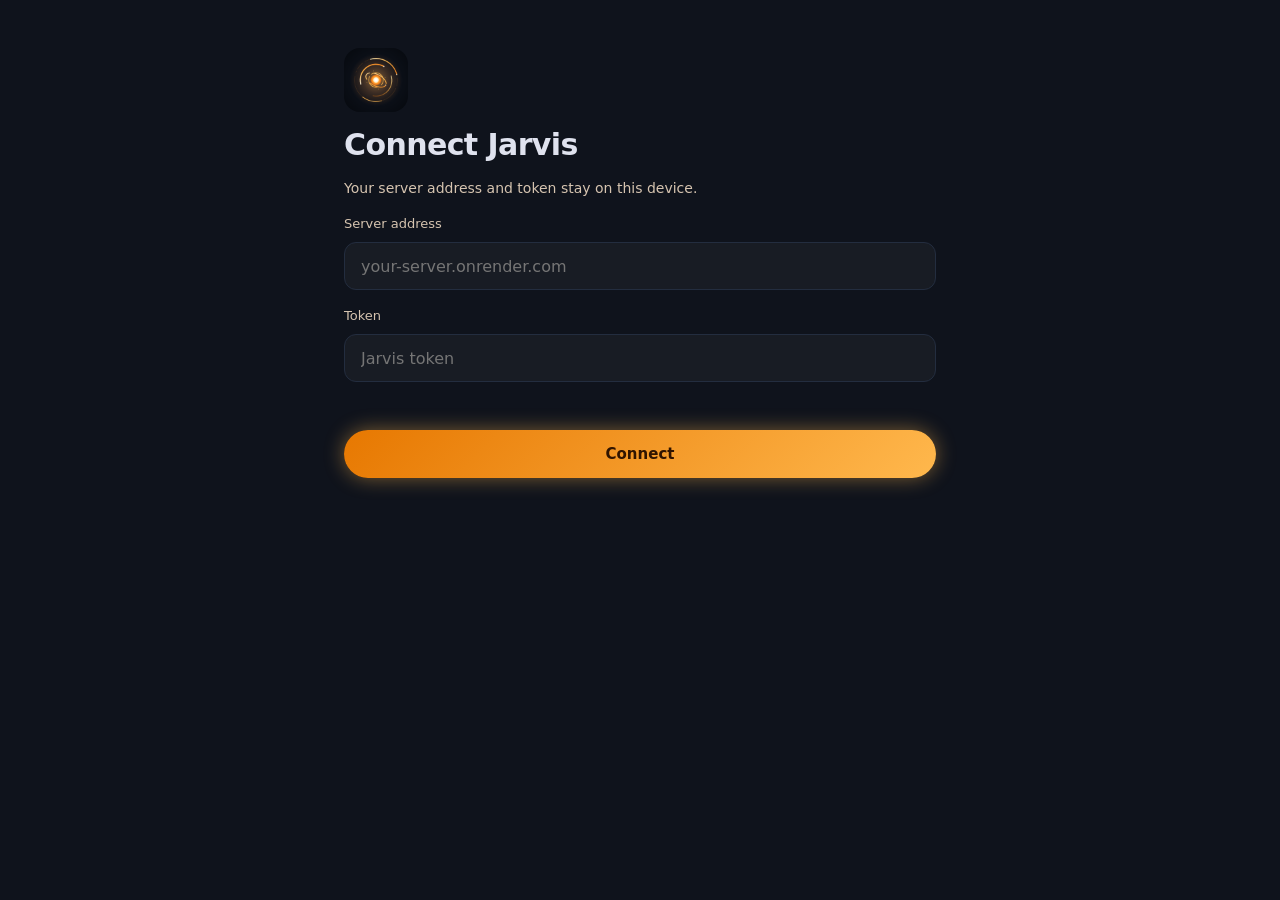
<file: frontend/index.html>
<!doctype html>
<html lang="en">
<head>
<meta charset="utf-8">
<meta name="viewport" content="width=device-width, initial-scale=1, viewport-fit=cover">
<meta http-equiv="Content-Security-Policy" content="default-src 'self'; connect-src 'self' https: http://localhost:*; script-src 'self'; style-src 'self'; img-src 'self' data:; media-src 'self' blob: data:; manifest-src 'self'">
<meta name="theme-color" content="#0f131c">
<meta name="apple-mobile-web-app-capable" content="yes">
<meta name="mobile-web-app-capable" content="yes">
<meta name="apple-mobile-web-app-title" content="Jarvis">
<meta name="apple-mobile-web-app-status-bar-style" content="black-translucent">
<link rel="manifest" href="manifest.webmanifest">
<link rel="apple-touch-icon" href="icons/icon-180.png">
<link rel="icon" href="icons/icon-192.png">
<link rel="stylesheet" href="styles.css">
<title>Jarvis</title>
</head>
<body>
<main id="app" aria-live="polite"></main>
<script type="module" src="app.js"></script>
</body>
</html>
</file>
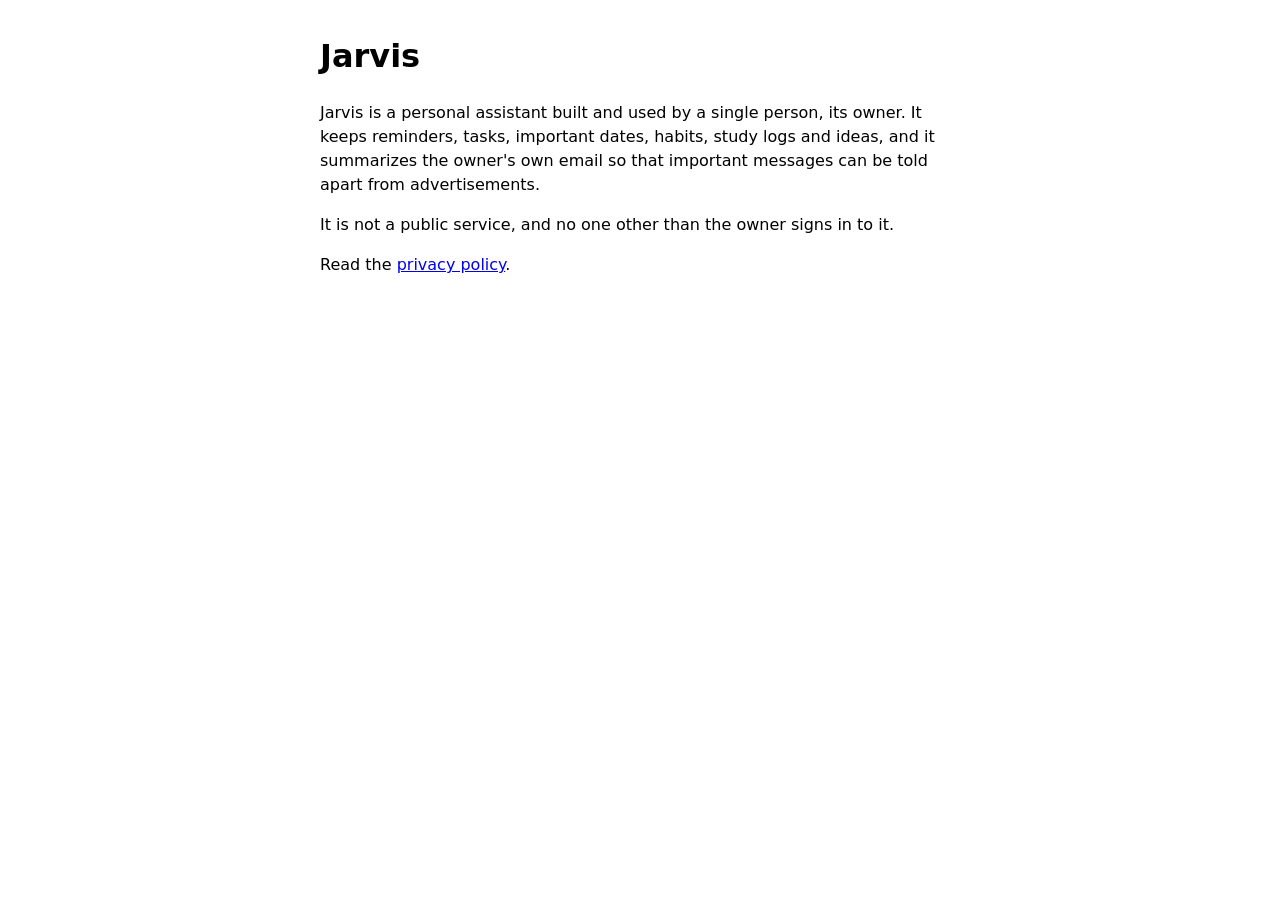
<file: site/index.html>
<!doctype html>
<html lang="en">
<head>
  <meta charset="utf-8">
  <meta name="viewport" content="width=device-width, initial-scale=1">
  <title>Jarvis: a personal assistant</title>
</head>
<body style="font-family: system-ui, sans-serif; max-width: 40rem; margin: 2rem auto; padding: 0 1rem; line-height: 1.5;">
  <h1>Jarvis</h1>
  <p>Jarvis is a personal assistant built and used by a single person, its owner. It keeps reminders, tasks, important dates, habits, study logs and ideas, and it summarizes the owner's own email so that important messages can be told apart from advertisements.</p>
  <p>It is not a public service, and no one other than the owner signs in to it.</p>
  <p>Read the <a href="privacy.html">privacy policy</a>.</p>
</body>
</html>
</file>
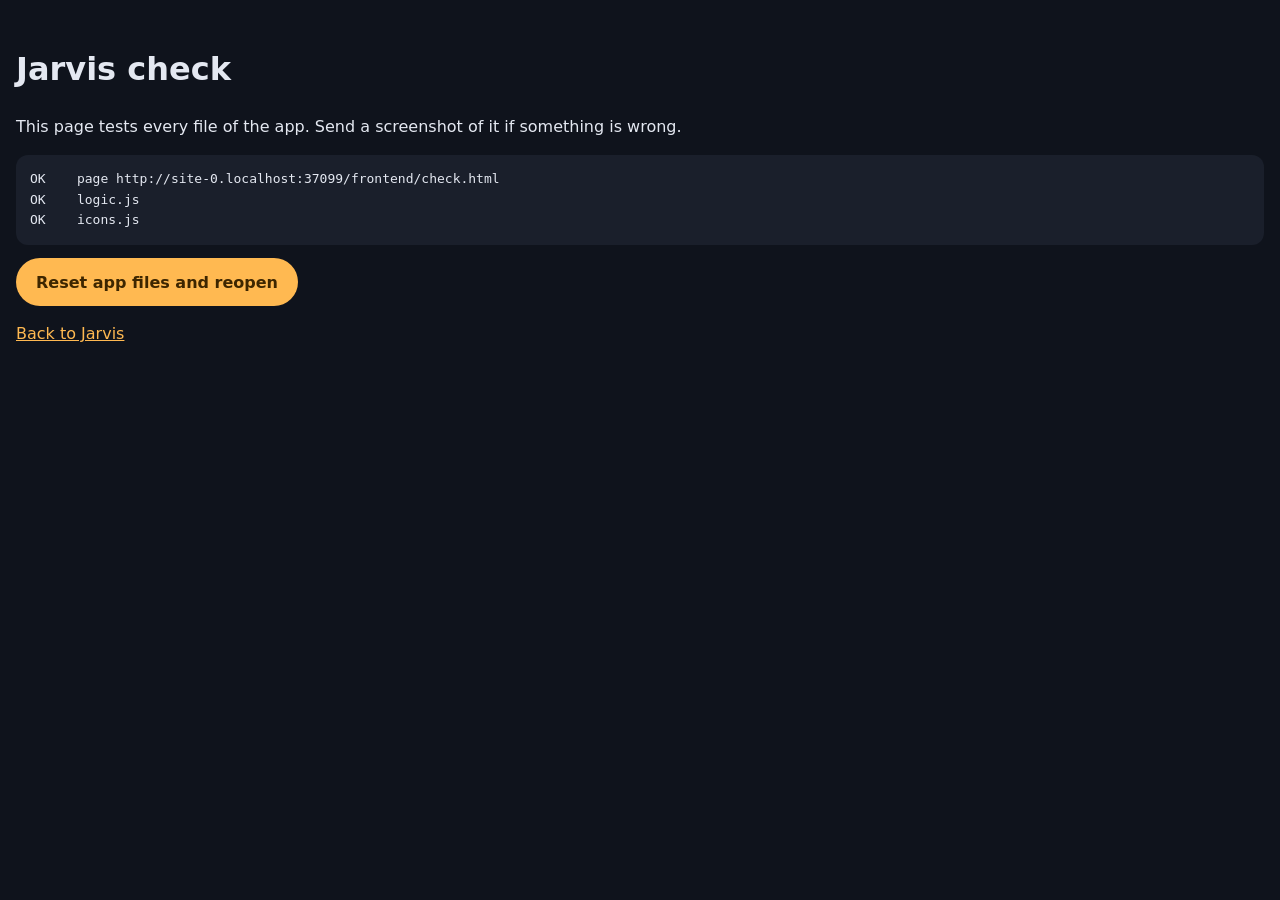
<file: frontend/check.html>
<!doctype html>
<html lang="en">
<head>
<meta charset="utf-8">
<meta name="viewport" content="width=device-width, initial-scale=1, viewport-fit=cover">
<meta http-equiv="Content-Security-Policy" content="default-src 'self'; connect-src 'self' https: http://localhost:*; script-src 'self'; style-src 'self'; img-src 'self' data:">
<title>Jarvis check</title>
<link rel="stylesheet" href="check.css">
</head>
<body>
<h1>Jarvis check</h1>
<p>This page tests every file of the app. Send a screenshot of it if something is wrong.</p>
<pre id="out">Checking…</pre>
<button id="reset" type="button">Reset app files and reopen</button>
<p><a href="./">Back to Jarvis</a></p>
<script type="module" src="check.js"></script>
</body>
</html>
</file>
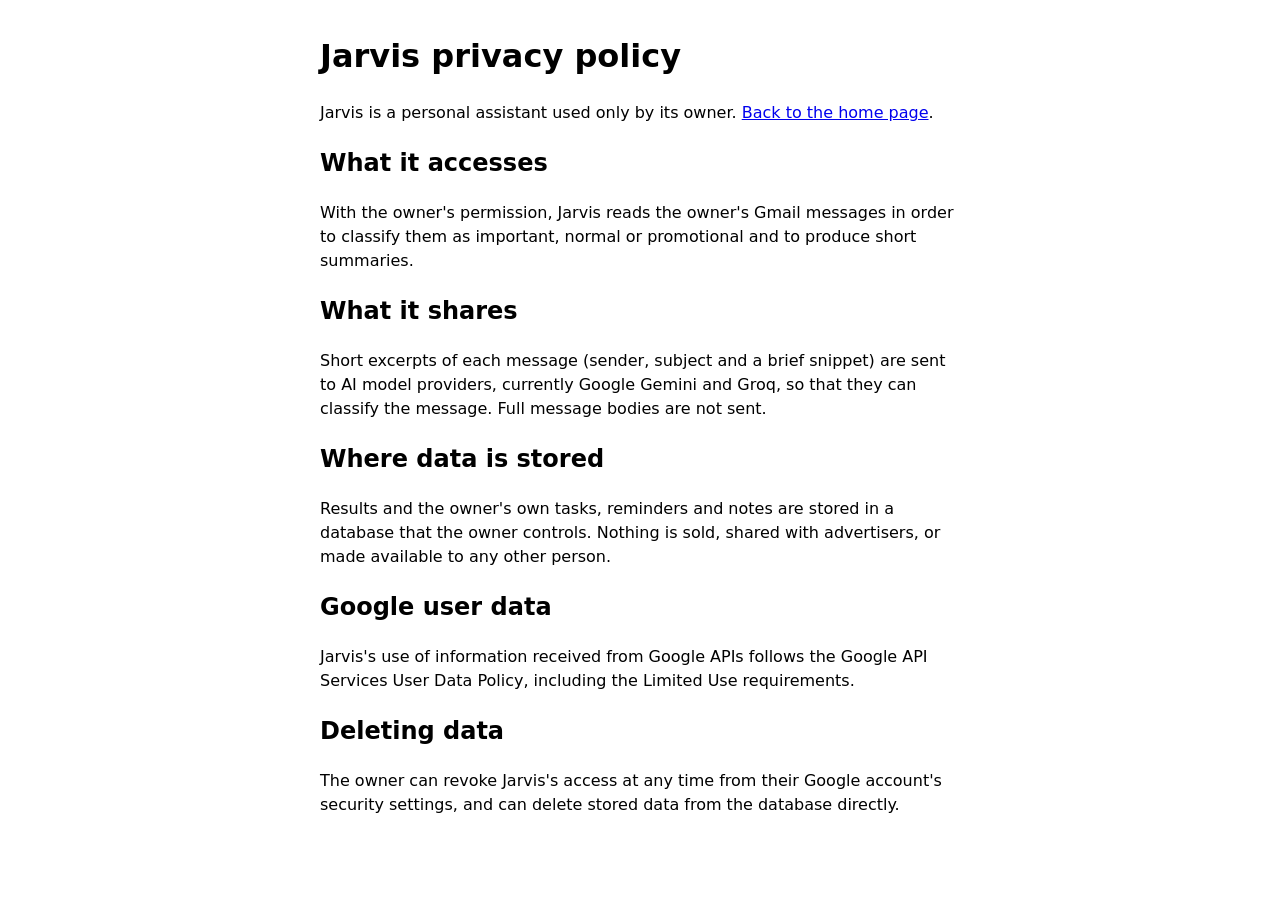
<file: site/privacy.html>
<!doctype html>
<html lang="en">
<head>
  <meta charset="utf-8">
  <meta name="viewport" content="width=device-width, initial-scale=1">
  <title>Jarvis privacy policy</title>
</head>
<body style="font-family: system-ui, sans-serif; max-width: 40rem; margin: 2rem auto; padding: 0 1rem; line-height: 1.5;">
  <h1>Jarvis privacy policy</h1>
  <p>Jarvis is a personal assistant used only by its owner. <a href="index.html">Back to the home page</a>.</p>

  <h2>What it accesses</h2>
  <p>With the owner's permission, Jarvis reads the owner's Gmail messages in order to classify them as important, normal or promotional and to produce short summaries.</p>

  <h2>What it shares</h2>
  <p>Short excerpts of each message (sender, subject and a brief snippet) are sent to AI model providers, currently Google Gemini and Groq, so that they can classify the message. Full message bodies are not sent.</p>

  <h2>Where data is stored</h2>
  <p>Results and the owner's own tasks, reminders and notes are stored in a database that the owner controls. Nothing is sold, shared with advertisers, or made available to any other person.</p>

  <h2>Google user data</h2>
  <p>Jarvis's use of information received from Google APIs follows the Google API Services User Data Policy, including the Limited Use requirements.</p>

  <h2>Deleting data</h2>
  <p>The owner can revoke Jarvis's access at any time from their Google account's security settings, and can delete stored data from the database directly.</p>
</body>
</html>
</file>
<file: frontend/styles.css>
/* Warm Luminescence: dark, amber accent. System font (SF Pro on iPhone), no external assets. */
:root {
  --surface: #0f131c; --lowest: #0a0e16; --low: #181c24; --card: #1c2028; --high: #262a33; --highest: #31353e;
  --ink: #dfe2ee; --muted: #d6c4b0; --outline: #9e8e7c; --edge: #514536;
  --gold: #ffb84d; --amber: #e77801; --gold-soft: #ffdcb0; --on-gold: #452b00;
  --error: #ffb4ab; --error-bg: #93000a; --cool: #bcc7de;
  --font: system-ui, -apple-system, 'SF Pro Text', 'Segoe UI', Roboto, sans-serif;
  --grad: linear-gradient(135deg, #e77801, #ffb84d);
  --glow: 0 0 20px rgba(255, 184, 77, .45);
  color-scheme: dark;
}
* { box-sizing: border-box; -webkit-tap-highlight-color: transparent; }
html, body { margin: 0; height: 100%; background: var(--surface); color: var(--ink); font: 400 16px/24px var(--font); -webkit-text-size-adjust: 100%; overscroll-behavior: none; }
button, input { font: inherit; color: inherit; }
button { cursor: pointer; border: 0; background: none; padding: 0; text-align: left; }
h1, h2, h3, p, ul, ol { margin: 0; padding: 0; }
ul, ol { list-style: none; }
:focus-visible { outline: 2px solid var(--gold); outline-offset: 2px; border-radius: 8px; }
svg { display: block; flex: none; }

#app { position: fixed; inset: 0 0 auto 0; height: var(--vvh, 100dvh); max-width: 640px; margin: 0 auto; display: flex; flex-direction: column; overflow: hidden; background: var(--surface); }

/* header */
.top { display: flex; align-items: center; justify-content: space-between; padding: calc(env(safe-area-inset-top) + 6px) 12px 6px; min-height: 56px; background: rgba(15,19,28,.85); backdrop-filter: blur(20px); -webkit-backdrop-filter: blur(20px); z-index: 5; }
.icon-btn { width: 44px; height: 44px; display: flex; align-items: center; justify-content: center; border-radius: 22px; color: var(--ink); }
.icon-btn:active { background: var(--card); }
.brand { display: flex; align-items: center; gap: 6px; font: 600 20px/28px var(--font); letter-spacing: -0.015em; }
.orb-mini { width: 44px; height: 44px; margin: -10px -6px -10px 0; }

/* main */
.main { flex: 1; overflow-y: auto; -webkit-overflow-scrolling: touch; padding: 8px 20px 24px; }
.status { font-size: 13px; line-height: 18px; color: var(--outline); padding: 4px 20px 0; }
.status.err { color: var(--error); }
.h1 { font: 600 30px/38px var(--font); letter-spacing: -0.02em; }
.sub { color: var(--muted); font-size: 14px; line-height: 20px; margin-top: 2px; }
.sec { font: 600 11px/14px var(--font); letter-spacing: .06em; text-transform: uppercase; color: var(--outline); margin: 24px 4px 8px; display: flex; align-items: center; gap: 6px; }
.sec.late { color: var(--error); }
.filter { display: inline-flex; align-items: center; gap: 6px; margin-top: 12px; padding: 6px 8px 6px 12px; border-radius: 999px; background: var(--high); color: var(--gold); font-size: 13px; line-height: 18px; font-weight: 500; }
.filter .x { width: 22px; height: 22px; border-radius: 11px; display: flex; align-items: center; justify-content: center; background: var(--highest); color: var(--muted); }

/* chat empty state */
.hero { display: flex; flex-direction: column; align-items: center; padding-top: 4px; }
.orb-big { width: 250px; height: 250px; margin: -6px 0 -2px; }
.ready { display: inline-flex; align-items: center; gap: 8px; padding: 4px 12px; border-radius: 999px; background: var(--high); color: var(--muted); font: 600 11px/14px var(--font); letter-spacing: .04em; }
.dot { width: 8px; height: 8px; border-radius: 50%; background: var(--gold); box-shadow: 0 0 8px rgba(255,184,77,.8); }
.dot.live { animation: ping 1.8s ease-in-out infinite; }
@keyframes ping { 50% { opacity: .35; } }
.suggest { margin-top: 22px; display: grid; gap: 10px; }
.suggest .sec { margin: 0 4px 0; }
.sg { display: flex; align-items: center; justify-content: space-between; gap: 12px; width: 100%; padding: 14px; border-radius: 12px; background: var(--low); font-size: 14px; line-height: 20px; }
.sg:active { background: var(--card); transform: scale(.99); }
.sg .l { display: flex; align-items: center; gap: 12px; min-width: 0; }
.chip-i { width: 32px; height: 32px; border-radius: 8px; background: var(--high); color: var(--gold); display: flex; align-items: center; justify-content: center; flex: none; }
.sg .out { color: var(--outline); }

/* chat thread */
.thread { display: flex; flex-direction: column; gap: 24px; padding-top: 8px; }
.u { align-self: flex-end; max-width: 82%; background: var(--high); padding: 10px 16px; border-radius: 16px 16px 4px 16px; white-space: pre-wrap; overflow-wrap: anywhere; font-size: 15px; line-height: 22px; }
.b { display: grid; gap: 8px; }
.b-head { display: flex; align-items: center; gap: 10px; font-size: 12px; line-height: 16px; font-weight: 600; color: var(--muted); }
.b-head .when { color: var(--outline); font-weight: 400; }
.avatar { width: 26px; height: 26px; border-radius: 50%; background: radial-gradient(circle at 40% 40%, #fff3c8, #ffb84d 45%, #e77801); box-shadow: 0 0 12px rgba(255,184,77,.7); }
.avatar.err { background: var(--error-bg); box-shadow: none; }
.b-text { padding-left: 36px; white-space: pre-wrap; overflow-wrap: anywhere; }
.b-text .detail { color: var(--outline); font-size: 12px; line-height: 16px; margin-top: 4px; }
.dots { display: inline-flex; gap: 5px; padding: 8px 0; }
.dots i { width: 7px; height: 7px; border-radius: 50%; background: var(--gold); animation: bob 1s ease-in-out infinite; }
.dots i:nth-child(2) { animation-delay: .15s; } .dots i:nth-child(3) { animation-delay: .3s; }
@keyframes bob { 0%, 100% { opacity: .3; transform: translateY(0); } 50% { opacity: 1; transform: translateY(-3px); } }

/* composer */
.composer { display: flex; align-items: center; gap: 8px; padding: 8px 12px calc(env(safe-area-inset-bottom) + 10px); background: linear-gradient(to top, var(--surface) 70%, rgba(15,19,28,0)); }
.composer[hidden] { display: none; }
.field { flex: 1; min-width: 0; display: flex; align-items: center; gap: 4px; min-height: 48px; padding: 4px 6px 4px 18px; border-radius: 24px; background: var(--low); border: 1px solid #232d3f; }
.field:focus-within { border-color: rgba(255,184,77,.4); box-shadow: 0 0 0 3px rgba(255,184,77,.08); }
.field input { flex: 1; min-width: 0; background: none; border: 0; outline: 0; font-size: 16px; }
.field input::placeholder { color: var(--outline); }
.mic { width: 38px; height: 38px; border-radius: 19px; display: flex; align-items: center; justify-content: center; color: var(--outline); }
.send { width: 46px; height: 46px; border-radius: 23px; background: var(--grad); color: #0a0e16; display: flex; align-items: center; justify-content: center; opacity: .55; transition: opacity .2s, box-shadow .2s, transform .1s; }
.send.ready { opacity: 1; box-shadow: var(--glow); }
.send:active { transform: scale(.94); }
.send:disabled { opacity: .35; box-shadow: none; }

/* cards */
.card { display: flex; align-items: center; gap: 12px; width: 100%; padding: 12px 14px; border-radius: 12px; background: var(--low); }
.card:active { background: var(--card); }
.card .body { flex: 1; min-width: 0; }
.card .t { font-size: 16px; line-height: 22px; font-weight: 500; overflow-wrap: anywhere; }
.card .m { display: flex; flex-wrap: wrap; align-items: center; gap: 4px 10px; margin-top: 2px; font-size: 12px; line-height: 16px; color: var(--muted); font-weight: 500; }
.card .m .late { color: var(--error); }
.card .m .gold { color: var(--gold); }
.card .m span { display: inline-flex; align-items: center; gap: 4px; }
.circle { width: 36px; height: 36px; border-radius: 50%; background: var(--high); color: var(--muted); display: flex; align-items: center; justify-content: center; flex: none; }
.card.late { background: linear-gradient(90deg, rgba(147,0,10,.28), var(--low) 60%); }
.card.focus { background: linear-gradient(90deg, rgba(255,184,77,.14), var(--card) 60%); box-shadow: 0 0 24px rgba(255,184,77,.1); }
.card.focus .circle { background: rgba(255,184,77,.18); color: var(--gold); }
.stack { display: grid; gap: 8px; }

/* Today timeline */
.tl { --tcol: 58px; --dcol: 14px; --gap: 12px; position: relative; display: grid; margin-top: 8px; }
.tl::before { content: ''; position: absolute; top: 14px; bottom: 14px; left: calc(var(--tcol) + var(--gap) + var(--dcol) / 2 - 1px); width: 2px; background: var(--highest); border-radius: 1px; }
.tl-row, .tl-now { display: grid; grid-template-columns: var(--tcol) var(--dcol) 1fr; gap: var(--gap); align-items: start; padding: 6px 0; position: relative; }
.tl-time { text-align: right; font: 600 11px/14px var(--font); letter-spacing: .02em; color: var(--muted); padding-top: 12px; }
.tl-dot { width: 10px; height: 10px; margin: 14px 2px 0; border-radius: 50%; background: var(--highest); box-shadow: 0 0 0 3px var(--surface); position: relative; }
.tl-row.next .tl-dot { background: var(--gold); box-shadow: 0 0 0 3px var(--surface), 0 0 10px rgba(255,184,77,.7); }
.tl-row.next .tl-time { color: var(--ink); }
.tl-row.past { opacity: .55; }
.tl-row.next .card { background: var(--card); padding: 16px; box-shadow: 0 4px 16px rgba(0,0,0,.35); }
.tl-row.next .t { font-size: 18px; line-height: 24px; font-weight: 600; }
.tl-now { align-items: center; padding: 8px 0; }
.tl-now .tl-time { padding: 0; color: var(--gold); }
.tl-now .tl-dot { margin: 0 2px; background: var(--gold); box-shadow: 0 0 0 3px var(--surface), 0 0 10px #ffb84d; }
.tl-now .line { display: flex; align-items: center; gap: 8px; }
.tl-now .line i { flex: 1; height: 2px; background: linear-gradient(90deg, var(--gold), rgba(255,184,77,.1)); border-radius: 1px; }
.pill-now { padding: 2px 8px; border-radius: 999px; background: var(--gold); color: #714a00; font: 700 11px/14px var(--font); letter-spacing: .06em; box-shadow: 0 0 12px rgba(255,184,77,.5); }
.acc { background: var(--low); border-radius: 12px; overflow: hidden; margin-top: 12px; }
.acc > button { width: 100%; min-height: 48px; padding: 10px 16px; display: flex; align-items: center; justify-content: space-between; gap: 8px; }
.acc .name { display: flex; align-items: center; gap: 10px; font: 600 12px/16px var(--font); letter-spacing: .06em; text-transform: uppercase; color: var(--muted); }
.acc .name.late { color: var(--error); }
.acc .name .num { padding: 0 8px; border-radius: 999px; background: var(--error-bg); color: #ffdad6; letter-spacing: 0; }
.acc .name small { color: var(--outline); letter-spacing: 0; text-transform: none; font-weight: 400; font-size: 12px; }
.acc .inner { padding: 0 12px 12px; display: grid; gap: 8px; }
.acc .inner[hidden] { display: none; }
.acc .card { background: var(--card); }

/* dates */
.search { position: relative; margin: 16px 0 14px; }
.search svg { position: absolute; left: 14px; top: 14px; color: var(--muted); }
.search input { width: 100%; height: 48px; padding: 0 16px 0 44px; border-radius: 24px; border: 0; outline: 0; background: var(--card); font-size: 16px; }
.search input::placeholder { color: rgba(214,196,176,.6); }
.search input:focus { background: var(--high); }
.drow { display: flex; align-items: center; gap: 14px; width: 100%; padding: 14px; border-radius: 12px; background: var(--low); }
.drow:active { background: var(--card); }
.badge { width: 58px; height: 58px; border-radius: 12px; background: var(--high); display: flex; flex-direction: column; align-items: center; justify-content: center; flex: none; }
.badge b { font: 700 22px/22px var(--font); color: var(--gold); letter-spacing: -0.015em; font-variant-numeric: tabular-nums; }
.badge small { font: 600 10px/12px var(--font); letter-spacing: .08em; text-transform: uppercase; color: var(--gold-soft); margin-top: 2px; }
.badge.far b { color: var(--ink); } .badge.far small { color: var(--muted); }
.badge.soon { background: rgba(231,120,1,.2); box-shadow: 0 0 18px rgba(231,120,1,.22); }
.badge.soon b, .badge.soon small { color: #ffb783; }
.drow .t { font: 600 18px/24px var(--font); letter-spacing: -0.01em; overflow-wrap: anywhere; }
.drow .m { font-size: 14px; line-height: 20px; color: var(--muted); }
.drow .m2 { font-size: 12px; line-height: 16px; color: var(--outline); margin-top: 2px; }
.fab { position: absolute; right: 20px; bottom: calc(env(safe-area-inset-bottom) + 20px); display: flex; align-items: center; gap: 8px; height: 52px; padding: 0 20px; border-radius: 26px; background: var(--grad); color: #301400; font: 600 14px/18px var(--font); box-shadow: 0 8px 24px rgba(255,184,77,.35); z-index: 3; }
.fab[hidden] { display: none; }
.empty { text-align: center; color: var(--muted); padding: 48px 24px; font-size: 14px; line-height: 20px; }
.empty b { display: block; color: var(--ink); font: 600 18px/24px var(--font); margin-bottom: 4px; }

/* drawer */
.scrim { position: absolute; inset: 0; background: rgba(5,8,12,.6); opacity: 0; pointer-events: none; transition: opacity .25s; z-index: 20; }
.scrim.open { opacity: 1; pointer-events: auto; }
.drawer { position: absolute; top: 0; bottom: 0; left: 0; width: min(82%, 325px); background: var(--low); transform: translateX(-102%); transition: transform .28s cubic-bezier(.2,.8,.2,1); z-index: 21; display: flex; flex-direction: column; padding: calc(env(safe-area-inset-top) + 12px) 16px calc(env(safe-area-inset-bottom) + 12px); box-shadow: 8px 0 40px rgba(0,0,0,.5); overflow-y: auto; }
.drawer.open { transform: none; }
.d-head { display: flex; align-items: center; justify-content: space-between; margin-bottom: 14px; }
.d-brand { display: flex; align-items: center; gap: 12px; }
.d-brand img { width: 40px; height: 40px; border-radius: 10px; }
.d-brand b { display: block; font: 700 18px/22px var(--font); letter-spacing: -0.01em; }
.d-brand small { display: block; font: 500 11px/14px var(--font); color: #ffb951; }
.d-status { display: flex; align-items: center; gap: 10px; padding: 10px 12px; margin-bottom: 14px; border-radius: 12px; background: rgba(28,32,40,.7); font-size: 12px; line-height: 16px; font-weight: 500; }
.nav { display: grid; gap: 2px; }
.nav button, .spaces button { position: relative; width: 100%; min-height: 44px; padding: 0 12px; display: flex; align-items: center; justify-content: space-between; gap: 12px; border-radius: 12px; color: var(--muted); font-size: 14px; line-height: 18px; font-weight: 500; }
.nav button:active, .spaces button:active { background: var(--card); }
.nav .l, .spaces .l { display: flex; align-items: center; gap: 12px; min-width: 0; }
.nav button[aria-current="page"] { background: rgba(49,53,62,.9); color: var(--gold-soft); font-weight: 600; }
.nav button[aria-current="page"]::before { content: ''; position: absolute; left: 0; top: 8px; bottom: 8px; width: 4px; border-radius: 0 4px 4px 0; background: var(--gold); box-shadow: 0 0 8px var(--gold); }
.nav button[aria-current="page"] svg { color: var(--gold); }
.count { min-width: 22px; height: 22px; padding: 0 6px; border-radius: 11px; background: var(--highest); color: var(--ink); font: 600 11px/22px var(--font); text-align: center; }
.count.warm { background: rgba(231,120,1,.8); color: #301400; }
.hr { height: 1px; background: rgba(49,53,62,.5); margin: 16px 0; }
.spaces .sec { margin: 0 8px 6px; }
.spaces button { min-height: 40px; }
.spaces button[aria-pressed="true"] { background: rgba(49,53,62,.9); color: var(--ink); }
.sdot { width: 8px; height: 8px; border-radius: 50%; flex: none; }
.add-space { color: var(--outline) !important; }
.d-foot { margin-top: auto; padding-top: 16px; display: grid; gap: 2px; }
.d-foot button { width: 100%; min-height: 44px; padding: 0 12px; display: flex; align-items: center; gap: 12px; border-radius: 12px; color: var(--muted); font-size: 14px; font-weight: 500; }
.d-foot button:active { background: var(--card); }

/* sheet */
.sheet-wrap { position: absolute; inset: 0; z-index: 30; display: flex; align-items: flex-end; background: rgba(10,14,22,.8); backdrop-filter: blur(4px); -webkit-backdrop-filter: blur(4px); animation: fade .2s; }
.sheet-wrap[hidden] { display: none; }
@keyframes fade { from { opacity: 0; } }
.sheet { width: 100%; background: var(--high); border-radius: 24px 24px 0 0; padding: 8px 20px calc(env(safe-area-inset-bottom) + 20px); display: grid; gap: 12px; box-shadow: 0 -8px 32px rgba(0,0,0,.6); animation: rise .28s cubic-bezier(.2,.8,.2,1); }
@keyframes rise { from { transform: translateY(40%); } }
.grab { width: 40px; height: 5px; border-radius: 3px; background: rgba(81,69,54,.8); margin: 0 auto 4px; }
.sheet .kick { font: 600 11px/14px var(--font); letter-spacing: .06em; text-transform: uppercase; color: var(--gold); }
.sheet h2 { font: 600 18px/24px var(--font); letter-spacing: -0.01em; margin-top: 2px; overflow-wrap: anywhere; }
.pills { display: flex; flex-wrap: wrap; gap: 8px; margin-top: 8px; }
.pills span { display: inline-flex; align-items: center; gap: 4px; padding: 2px 10px; border-radius: 999px; background: var(--highest); color: var(--muted); font-size: 12px; line-height: 20px; font-weight: 500; }
.pills span:first-child { color: #ffb951; }
.sh-top { display: flex; align-items: flex-start; justify-content: space-between; gap: 12px; }
.sh-x { width: 36px; height: 36px; border-radius: 18px; background: var(--lowest); color: var(--muted); display: flex; align-items: center; justify-content: center; flex: none; }
.act { width: 100%; height: 48px; border-radius: 12px; display: flex; align-items: center; justify-content: center; gap: 8px; font: 600 14px/18px var(--font); }
.act.primary { background: var(--gold); color: #714a00; box-shadow: 0 0 20px rgba(255,184,77,.35); }
.act.danger { background: var(--lowest); color: var(--error); font-weight: 500; }
.act.neutral { background: var(--card); color: var(--muted); font-weight: 500; }
.act:active { transform: scale(.985); }

/* setup */
.setup { padding: calc(env(safe-area-inset-top) + 48px) 24px 24px; display: grid; gap: 14px; align-content: start; overflow-y: auto; height: 100%; }
.setup img { width: 64px; height: 64px; border-radius: 16px; }
.setup h1 { font: 600 30px/38px var(--font); letter-spacing: -0.02em; }
.setup p { color: var(--muted); font-size: 14px; line-height: 20px; }
.setup label { display: grid; gap: 6px; color: var(--muted); font-size: 13px; }
.setup input { height: 48px; padding: 0 16px; border-radius: 12px; border: 1px solid #232d3f; background: var(--low); outline: 0; font-size: 16px; }
.setup input:focus { border-color: rgba(255,184,77,.5); }
.setup .err { color: var(--error); font-size: 14px; min-height: 20px; }
.btn { height: 48px; border-radius: 24px; background: var(--grad); color: #301400; font: 600 15px/20px var(--font); text-align: center; width: 100%; box-shadow: var(--glow); }
.btn.quiet { background: var(--card); color: var(--muted); box-shadow: none; }

@media (prefers-reduced-motion: reduce) { * { animation: none !important; transition: none !important; } }

/* voice */
.mic.rec { background: var(--gold); color: #301400; box-shadow: var(--glow); animation: pulse 1.2s ease-in-out infinite; }
@keyframes pulse { 50% { box-shadow: 0 0 0 8px rgba(255,184,77,.12), var(--glow); } }
.mic[hidden] { display: none; }
.icon-btn.off { color: var(--outline); }
select { width: 100%; margin-top: 6px; padding: 12px; border-radius: 12px; background: var(--card); color: var(--ink); border: 1px solid var(--edge); font: inherit; }
.voice-box { margin: 18px 0 6px; text-align: left; }
.voice-box .btn { margin-top: 12px; }
.hint { margin-top: 8px; font-size: 13px; color: var(--outline); min-height: 18px; }
/* voice mode */
.vm { position: fixed; inset: 0; z-index: 30; display: flex; flex-direction: column; align-items: center; justify-content: center; background: radial-gradient(circle at 50% 45%, #1b2030 0%, var(--surface) 70%); padding: env(safe-area-inset-top) 24px env(safe-area-inset-bottom); }
.vm-x { position: absolute; top: calc(env(safe-area-inset-top) + 10px); right: 12px; width: 44px; height: 44px; border-radius: 22px; display: flex; align-items: center; justify-content: center; color: var(--ink); background: var(--card); }
.vm-orb-btn { width: min(88vw, 420px); aspect-ratio: 1; border-radius: 50%; display: block; -webkit-tap-highlight-color: transparent; }
.vm-orb { width: 100%; height: 100%; display: block; }
.vm-label { margin-top: 8px; min-height: 24px; font-size: 16px; letter-spacing: .02em; color: var(--gold); }
.vm-hint { margin-top: 10px; min-height: 36px; max-width: 320px; text-align: center; font-size: 14px; color: var(--outline); }
.replay { margin-left: auto; width: 32px; height: 32px; margin-top: -4px; margin-bottom: -4px; border-radius: 16px; display: flex; align-items: center; justify-content: center; color: var(--outline); }
.replay:active { background: var(--card); color: var(--gold); }
.field input:disabled { color: var(--muted); }
.voice-box label { margin-top: 14px; }

/* habits */
.addbox { display: flex; gap: 8px; margin: 16px 0 14px; }
.addbox input { flex: 1; min-width: 0; height: 48px; padding: 0 16px; border-radius: 24px; border: 0; outline: 0; background: var(--card); font-size: 16px; }
.addbox input:focus, .ideabox textarea:focus { background: var(--high); }
.addbtn { display: inline-flex; align-items: center; justify-content: center; gap: 6px; height: 48px; padding: 0 18px; border-radius: 24px; background: var(--grad); color: #301400; font: 600 14px/18px var(--font); box-shadow: var(--glow); flex: none; }
.addbtn:disabled { opacity: .5; }
.hcard { display: flex; align-items: center; gap: 12px; padding: 12px 14px 12px 8px; border-radius: 12px; background: var(--low); }
.hcard.done { background: linear-gradient(90deg, rgba(255,184,77,.12), var(--low)); }
.hcheck { width: 48px; height: 48px; border-radius: 24px; display: flex; align-items: center; justify-content: center; color: var(--outline); flex: none; }
.hcard.done .hcheck { color: var(--gold); }
.hbody { flex: 1; min-width: 0; display: grid; gap: 6px; text-align: left; padding: 4px 0; }
.hbody .t { font: 600 18px/24px var(--font); letter-spacing: -0.01em; overflow-wrap: anywhere; }
.hbody .m2 { font-size: 12px; line-height: 16px; color: var(--outline); }
.strip { display: flex; gap: 5px; }
.strip i { width: 14px; height: 14px; border-radius: 7px; background: var(--high); }
.strip i.on { background: var(--gold); box-shadow: 0 0 8px rgba(255,184,77,.45); }
.strip i.now { outline: 1.5px solid var(--gold-soft, #ffddb8); outline-offset: 2px; }
.flame { display: flex; flex-direction: column; align-items: center; min-width: 44px; color: var(--outline); }
.flame b { font: 700 18px/20px var(--font); font-variant-numeric: tabular-nums; }
.flame.lit { color: var(--amber, #e77801); }
.flame.lit b { color: var(--gold); }
.stats { display: grid; grid-template-columns: repeat(4, 1fr); gap: 8px; }
.stat { background: var(--lowest); border-radius: 12px; padding: 10px 4px; text-align: center; }
.stat b { display: block; font: 700 22px/26px var(--font); color: var(--gold); font-variant-numeric: tabular-nums; }
.stat small { font: 600 10px/12px var(--font); letter-spacing: .06em; text-transform: uppercase; color: var(--muted); }
.cal-head { display: flex; align-items: center; justify-content: space-between; }
.cal-head b { font: 600 16px/22px var(--font); }
.cal-head .icon-btn:disabled { opacity: .3; }
.cal { display: grid; grid-template-columns: repeat(7, 1fr); gap: 6px; }
.cal .dow { text-align: center; font: 600 11px/16px var(--font); color: var(--outline); }
.cell { aspect-ratio: 1; border-radius: 50%; display: flex; align-items: center; justify-content: center; font: 500 14px/16px var(--font); color: var(--ink); background: var(--lowest); font-variant-numeric: tabular-nums; }
.cell.blank { background: none; }
.cell.on { background: var(--gold); color: #301400; font-weight: 700; box-shadow: 0 0 10px rgba(255,184,77,.35); }
.cell.now { outline: 1.5px solid var(--gold); outline-offset: 2px; }
.cell:disabled { opacity: .3; }
.habit-sheet .hint { text-align: center; margin: 0; }
/* ideas */
.ideabox { display: grid; gap: 10px; margin: 16px 0 14px; }
.ideabox .addbtn { justify-self: end; }
textarea { width: 100%; padding: 14px 16px; border-radius: 16px; border: 0; outline: 0; background: var(--card); color: var(--ink); font: 16px/24px var(--font); resize: vertical; min-height: 84px; }
.idea { display: grid; gap: 6px; width: 100%; text-align: left; padding: 14px; border-radius: 12px; background: var(--low); }
.idea:active { background: var(--card); }
.idea .t { font: 600 17px/24px var(--font); overflow-wrap: anywhere; }
.idea .more { font-size: 14px; line-height: 20px; color: var(--muted); white-space: pre-wrap; overflow-wrap: anywhere; display: -webkit-box; -webkit-line-clamp: 4; -webkit-box-orient: vertical; overflow: hidden; }
.idea .m2 { font-size: 12px; line-height: 16px; color: var(--outline); }
.idea-sheet textarea { min-height: 160px; background: var(--lowest); }
.sheet { min-width: 0; max-width: 100%; box-sizing: border-box; }
.sheet > * { min-width: 0; }
.habit-sheet, .idea-sheet { max-height: 92dvh; overflow-y: auto; }
.cal { grid-template-columns: repeat(7, minmax(0, 1fr)); }
.stats { grid-template-columns: repeat(4, minmax(0, 1fr)); }
.cal { align-content: start; } .habit-sheet, .idea-sheet { align-content: start; }

/* study */
.examcal { background: var(--low); border-radius: 16px; padding: 12px; display: grid; gap: 8px; margin-bottom: 12px; }
.examcal .cal { grid-template-columns: repeat(7, minmax(0, 1fr)); gap: 4px; }
.examcal .cell { background: none; font-size: 13px; }
.examcal .cell.exam { background: var(--gold); color: #301400; font-weight: 700; box-shadow: 0 0 10px rgba(255,184,77,.35); }
.addexam { margin: 12px 0 0; }
.examform, .workform { display: grid; gap: 10px; margin: 12px 0; }
.examform input, .workform input { width: 100%; height: 48px; padding: 0 16px; border-radius: 24px; border: 0; outline: 0; background: var(--card); color: var(--ink); font: 16px var(--font); box-sizing: border-box; min-width: 0; }
.examform label, .workform label { display: grid; gap: 6px; font-size: 12px; color: var(--muted); min-width: 0; }
.two { display: grid; grid-template-columns: minmax(0, 1fr) minmax(0, 1fr); gap: 10px; align-items: end; }

.linkrow { display: flex; align-items: center; gap: 8px; }
.linkrow .drow { flex: 1; min-width: 0; text-decoration: none; color: inherit; }
.linkrow .m { overflow-wrap: anywhere; }
.links-sheet { max-height: 92dvh; overflow-y: auto; align-content: start; }
.links-sheet .stack { margin: 12px 0; }

.seg { display: grid; grid-template-columns: 1fr 1fr; gap: 4px; padding: 4px; margin: 14px 0 4px; border-radius: 999px; background: var(--low); }
.seg button { display: flex; align-items: center; justify-content: center; gap: 8px; height: 40px; border-radius: 999px; color: var(--muted); font: 600 14px var(--font); }
.seg button[aria-pressed="true"] { background: var(--highest); color: var(--ink); }
.mailrow { align-items: flex-start; }
.mailrow .t, .mailrow .m, .mailrow .m2 { display: block; overflow: hidden; text-overflow: ellipsis; white-space: nowrap; }
.mailrow .body { min-width: 0; flex: 1; }
.mailrow .when { flex: none; font-size: 12px; color: var(--muted); padding-top: 4px; }
.mail-sheet { align-content: start; max-height: 92dvh; overflow-y: auto; }
.mail-sheet .mfrom { margin: 0; font-weight: 600; overflow-wrap: anywhere; }
.mail-sheet .msnip { margin: 8px 0 0; color: var(--muted); overflow-wrap: anywhere; }
.mail-sheet .mnote { margin: 12px 0; font-size: 13px; color: var(--outline); }
.three { display: grid; grid-template-columns: repeat(3, 1fr); gap: 8px; }

.wx { display: flex; align-items: center; gap: 14px; margin: 16px 0 4px; padding: 14px 16px; border-radius: 12px; background: var(--low); color: var(--gold); }
.wx b { color: var(--ink); font: 600 18px/24px var(--font); }
.wx .m { color: var(--muted); font-size: 14px; line-height: 20px; }
.brow { align-items: flex-start; }
.brow .tm { flex: none; min-width: 64px; font: 600 13px/22px var(--font); color: #ffb951; }
.note { margin: 10px 4px 0; font-size: 13px; line-height: 18px; color: var(--outline); }
.briefbtns { display: grid; grid-template-columns: minmax(0, 1fr) minmax(0, 1fr); gap: 10px; margin: 14px 0 0; }
</file>
<file: frontend/check.css>
body { margin: 0; padding: 24px 16px; background: #0f131c; color: #e4e8f1; font: 16px/1.5 -apple-system, system-ui, sans-serif; }
pre { white-space: pre-wrap; word-break: break-word; background: #1a1f2b; padding: 14px; border-radius: 12px; font: 13px/1.6 ui-monospace, Menlo, monospace; }
button { height: 48px; padding: 0 20px; border: 0; border-radius: 24px; background: #ffb951; color: #3d2600; font: 600 16px system-ui; }
a { color: #ffb951; }
</file>
